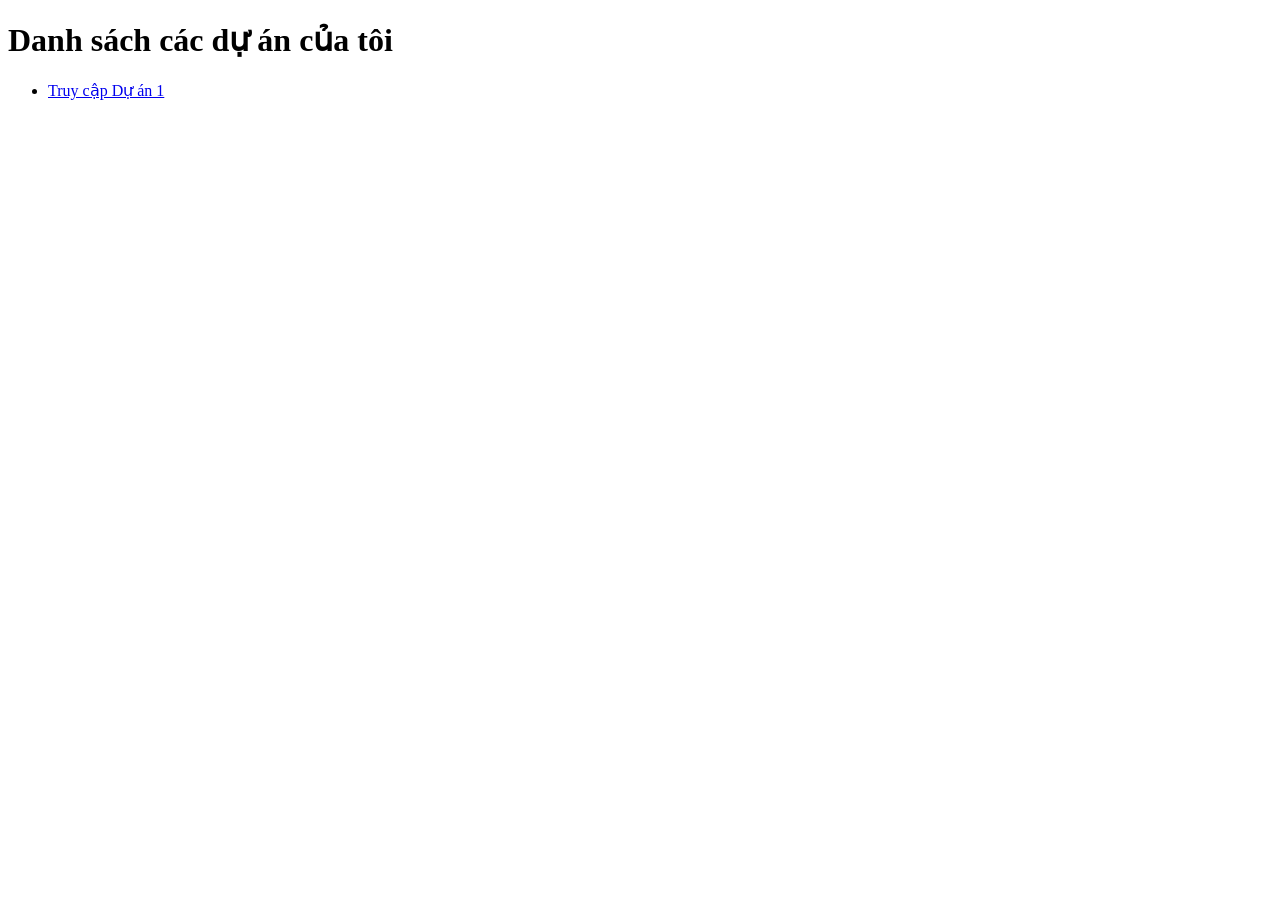
<file: index.html>
<!DOCTYPE html>
<html lang="vi">
<head>
    <meta charset="UTF-8">
    <title>My Portfolio Hub</title>
</head>
<body>
    <h1>Danh sách các dự án của tôi</h1>
    <ul>
        <li><a href="./dotbiengene/">Truy cập Dự án 1</a></li>
    </ul>
</body>
</html>
</file>
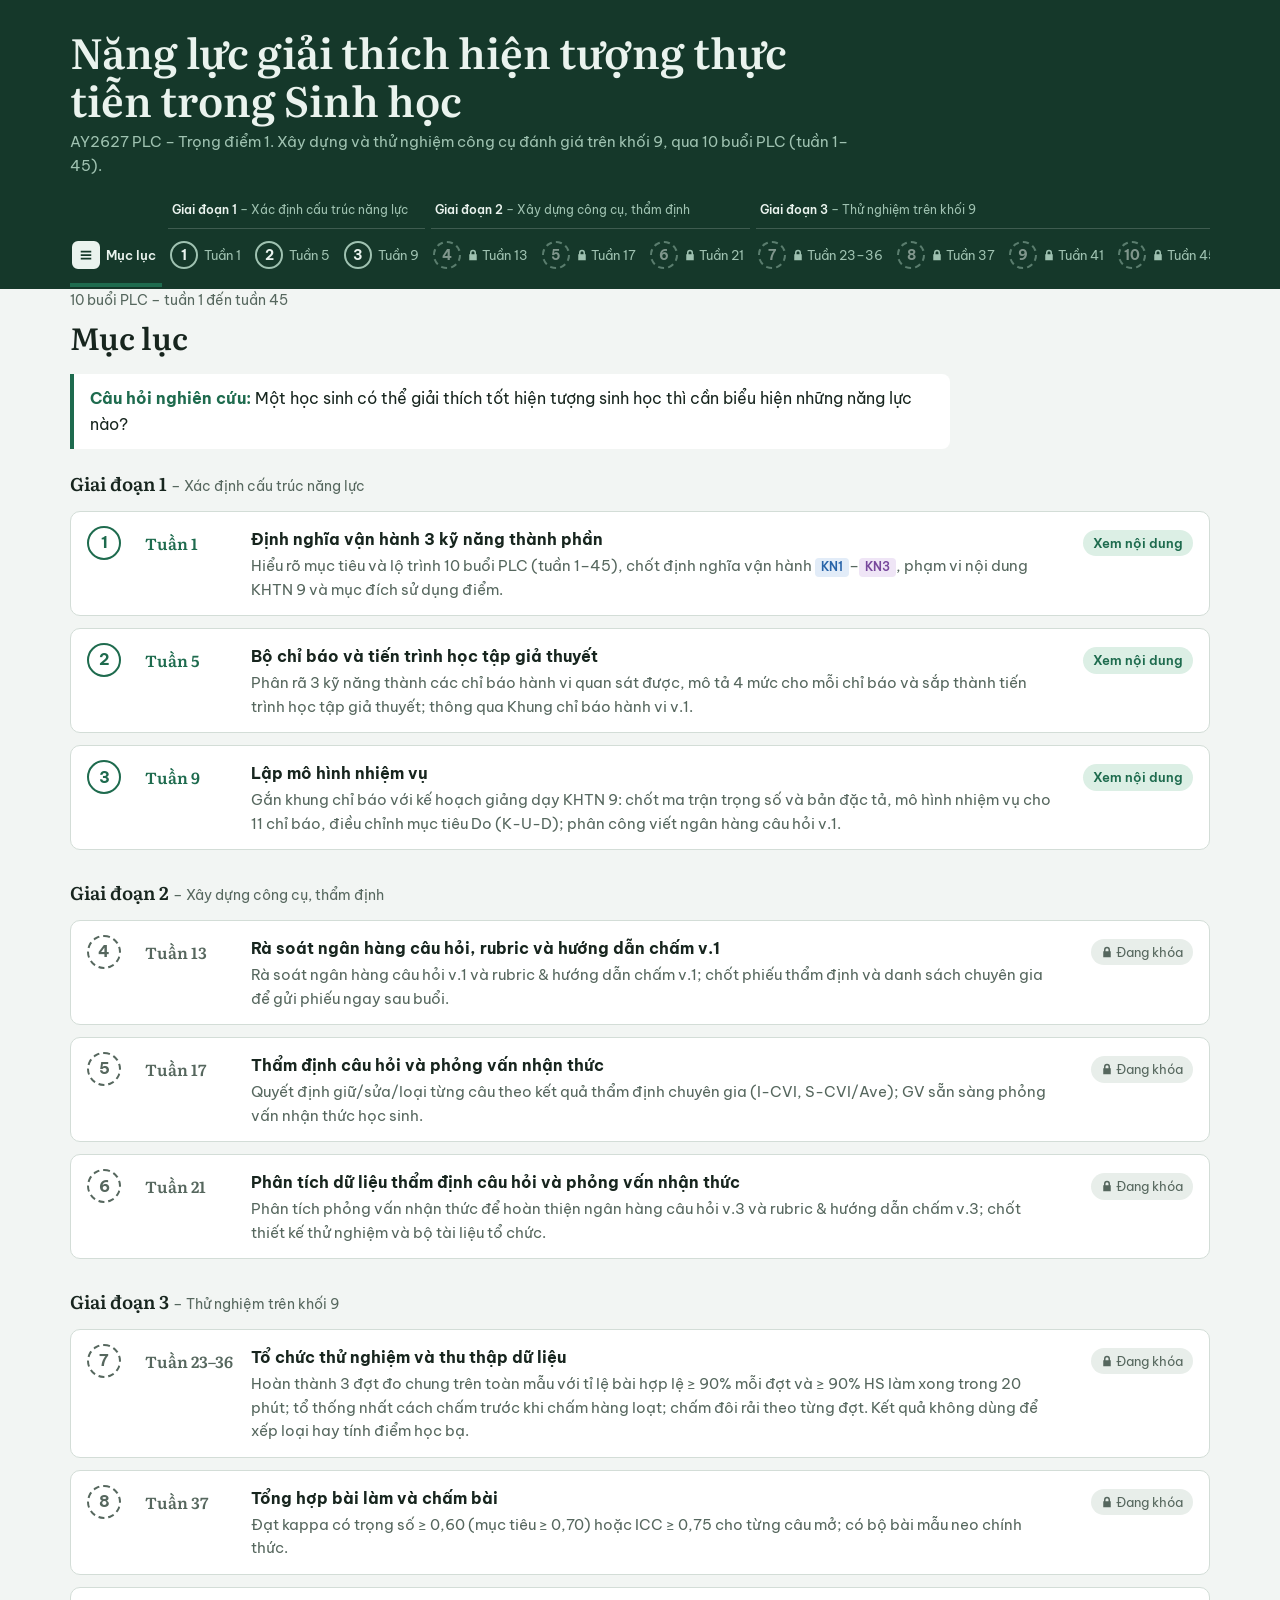
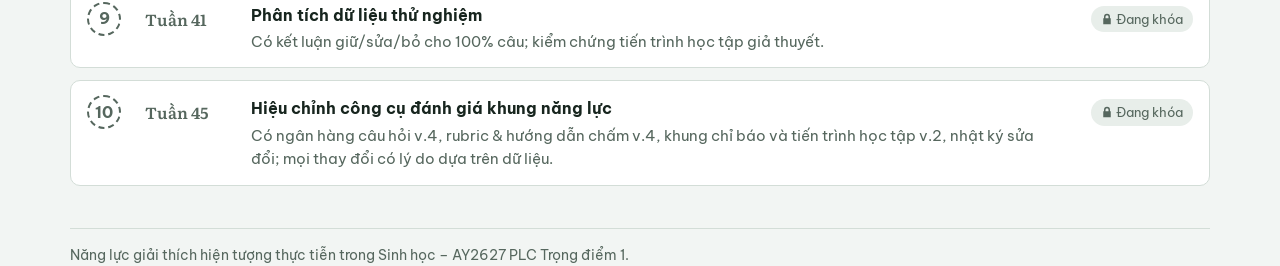
<file: bioplc/index.html>
<!DOCTYPE html>
<html lang="vi">
<head>
<meta charset="utf-8">
<meta name="viewport" content="width=device-width, initial-scale=1, viewport-fit=cover">
<title>PLC Trọng điểm 1 – Năng lực giải thích hiện tượng Sinh học</title>
<link rel="preconnect" href="https://fonts.googleapis.com">
<link rel="preconnect" href="https://fonts.gstatic.com" crossorigin>
<link href="https://fonts.googleapis.com/css2?family=Be+Vietnam+Pro:ital,wght@0,400;0,500;0,600;0,700;1,400&family=Literata:opsz,wght@7..72,500;7..72,600;7..72,700&display=swap" rel="stylesheet">
<style>
:root{
  --bg:#F2F5F3; --surface:#FFFFFF; --surface2:#E8EEEA; --ink:#17251E; --muted:#56675E; --line:#D3DDD7;
  --band:#15382A; --band-ink:#EAF3EE; --band-muted:#9FC2B1; --accent:#1E6B4E; --accent-soft:#DCEFE5;
  --k1:#2763A8; --k1s:#E2ECF8; --k2:#9A6410; --k2s:#F7EBD6; --k3:#77479C; --k3s:#EFE5F6;
  --l0:#EEF1EF; --l1:#E0EEE6; --l2:#BFE0CE; --l3:#1E6B4E; --l3ink:#FFFFFF;
  --warn:#8A5A00; --warn-bg:#FFF4D6;
  --serif:"Literata", Georgia, "Times New Roman", serif;
  --sans:"Be Vietnam Pro", "Segoe UI", Roboto, Arial, sans-serif;
  box-sizing:border-box; padding-top:env(safe-area-inset-top,0px); padding-bottom:env(safe-area-inset-bottom,0px);
}
@media (prefers-color-scheme: dark){
  :root:not([data-theme="light"]){
    --bg:#101714; --surface:#18211D; --surface2:#1F2A25; --ink:#E3ECE7; --muted:#9AAEA4; --line:#2D3B34;
    --band:#0C2219; --band-ink:#E3F0E9; --band-muted:#7FAA95; --accent:#6CC39E; --accent-soft:#1D3A2D;
    --k1:#86B6EC; --k1s:#1B2B3E; --k2:#E3B562; --k2s:#352914; --k3:#C4A0E4; --k3s:#2C2138;
    --l0:#1C2622; --l1:#1F3329; --l2:#24503C; --l3:#6CC39E; --l3ink:#0C2219;
    --warn:#F0C66A; --warn-bg:#3A2E12;
  }
}
:root[data-theme="dark"]{
    --bg:#101714; --surface:#18211D; --surface2:#1F2A25; --ink:#E3ECE7; --muted:#9AAEA4; --line:#2D3B34;
    --band:#0C2219; --band-ink:#E3F0E9; --band-muted:#7FAA95; --accent:#6CC39E; --accent-soft:#1D3A2D;
    --k1:#86B6EC; --k1s:#1B2B3E; --k2:#E3B562; --k2s:#352914; --k3:#C4A0E4; --k3s:#2C2138;
    --l0:#1C2622; --l1:#1F3329; --l2:#24503C; --l3:#6CC39E; --l3ink:#0C2219;
    --warn:#F0C66A; --warn-bg:#3A2E12;
}
*,*::before,*::after{box-sizing:border-box}
html{scroll-padding-top:env(safe-area-inset-top,0px);-webkit-text-size-adjust:100%}
body{margin:0;background:var(--bg);color:var(--ink);font-family:var(--sans);font-size:16px;line-height:1.6}
img{max-width:100%}
a{color:var(--accent)}
:focus-visible{outline:3px solid var(--accent);outline-offset:2px;border-radius:4px}

/* ---------- Header band + session rail ---------- */
.band{background:var(--band);color:var(--band-ink);padding:28px 0 0}
.wrap{max-width:1180px;margin:0 auto;padding:0 20px}
.band h1{font-family:var(--serif);font-weight:600;font-size:clamp(1.55rem,4.2vw,2.6rem);line-height:1.15;margin:0 0 6px;max-width:30ch}
.band .lede{color:var(--band-muted);margin:0 0 22px;font-size:.95rem}
.rail-scroll{overflow-x:auto;scrollbar-width:thin;padding-bottom:2px}
.rail{display:grid;grid-template-columns:repeat(11,auto);column-gap:6px;justify-content:space-between;position:relative}
.phase{grid-row:1;contain:inline-size;white-space:nowrap;overflow:hidden;text-overflow:ellipsis;font-size:.78rem;color:var(--band-muted);padding:0 4px 8px;border-bottom:1px solid rgba(255,255,255,.18)}
.phase b{color:var(--band-ink);font-weight:600}
.stop{grid-row:2;appearance:none;background:none;border:0;color:inherit;font:inherit;text-align:left;padding:12px 6px 14px 2px;cursor:pointer;position:relative;border-bottom:4px solid transparent}
.stop .node{display:flex;align-items:center;gap:6px}
.stop.toc .num{border-radius:6px}
.stop.toc .wk{color:var(--band-ink);font-weight:600}
.stop .num{width:28px;height:28px;border-radius:50%;display:grid;place-items:center;font-weight:700;font-size:.9rem;border:2px solid var(--band-muted);color:var(--band-ink);flex:none}
.stop .wk{font-size:.8rem;color:var(--band-muted);white-space:nowrap}
.stop .ttl{font-size:.82rem;line-height:1.35;display:block;color:var(--band-ink)}
.stop[aria-selected="true"]{border-bottom-color:var(--accent)}
.stop[aria-selected="true"] .num{background:var(--band-ink);color:var(--band);border-color:var(--band-ink)}
.stop:not([disabled]):hover .num{border-color:var(--band-ink)}
.stop[disabled]{cursor:not-allowed}
.stop[disabled] .ttl,.stop[disabled] .num{opacity:.5}
.stop[disabled] .num{border-style:dashed}
.lock{width:12px;height:12px;vertical-align:-1px;margin-right:3px}

/* ---------- Session panel ---------- */
main{padding:28px 0 64px}
.s-head{display:grid;gap:6px;margin-bottom:18px}
.s-head .meta{color:var(--muted);font-size:.9rem}
.s-head h2{font-family:var(--serif);font-weight:600;font-size:clamp(1.35rem,3vw,1.9rem);line-height:1.25;margin:0}
.goal{background:var(--surface);border-left:4px solid var(--accent);padding:12px 16px;border-radius:0 8px 8px 0;max-width:80ch;margin:0 0 20px}
.goal b{color:var(--accent)}
.tabs{display:flex;gap:6px;overflow-x:auto;padding:4px 2px 10px;margin-bottom:14px;border-bottom:1px solid var(--line);scrollbar-width:thin}
.tabs button{flex:none;appearance:none;border:1px solid var(--line);background:var(--surface);color:var(--ink);font:inherit;font-size:.9rem;padding:7px 14px;border-radius:999px;cursor:pointer}
.tabs button[aria-selected="true"]{background:var(--accent);border-color:var(--accent);color:var(--surface)}
.sub{display:none}
.sub.on{display:block}
h3{font-family:var(--serif);font-weight:600;font-size:1.3rem;margin:26px 0 10px}
h3:first-child{margin-top:4px}
h4{font-size:1rem;margin:18px 0 6px}
p{max-width:80ch;margin:0 0 10px}
.note{color:var(--muted);font-size:.9rem}
ul,ol{padding-left:1.25em;margin:0 0 10px;max-width:80ch}
li{margin:2px 0}

/* tables */
.tbl{overflow-x:auto;margin:0 0 14px;border:1px solid var(--line);border-radius:8px;background:var(--surface)}
table{border-collapse:collapse;width:100%;font-size:.92rem}
th,td{padding:9px 12px;vertical-align:top;text-align:left;border-bottom:1px solid var(--line)}
th{background:var(--surface2);font-weight:600;font-size:.85rem}
tr:last-child td{border-bottom:0}
td.num,th.num{text-align:right;white-space:nowrap;font-variant-numeric:tabular-nums}
tr.total td{font-weight:600;background:var(--surface2)}

/* timeline of a 40' session */
.flow{list-style:none;padding:0;margin:0 0 18px;max-width:none;display:grid;gap:10px}
.flow li{display:grid;grid-template-columns:86px 1fr;gap:14px;background:var(--surface);border:1px solid var(--line);border-radius:10px;padding:14px 16px}
.flow .t{font-family:var(--serif);font-weight:600;font-size:1.05rem;color:var(--accent)}
.flow .act p:last-child{margin-bottom:0}
.flow .tags{display:flex;flex-wrap:wrap;gap:8px 16px;margin-top:8px;font-size:.85rem;color:var(--muted)}
.flow .tags b{color:var(--ink);font-weight:600}
@media (max-width:560px){.flow li{grid-template-columns:1fr;gap:4px}}
.prod{background:var(--accent-soft);border-radius:10px;padding:12px 16px;max-width:80ch}
.prod h4{margin-top:0}

/* skill colour coding */
.kn{display:inline-block;font-weight:600;font-size:.8em;padding:0 6px;border-radius:4px;white-space:nowrap}
.kn.k1{color:var(--k1);background:var(--k1s)}
.kn.k2{color:var(--k2);background:var(--k2s)}
.kn.k3{color:var(--k3);background:var(--k3s)}
.skill{border:1px solid var(--line);border-top:5px solid var(--kc);border-radius:10px;background:var(--surface);padding:16px 18px;margin-bottom:16px}
.skill[data-k="1"]{--kc:var(--k1)} .skill[data-k="2"]{--kc:var(--k2)} .skill[data-k="3"]{--kc:var(--k3)}
.skill h3{margin-top:0;color:var(--kc)}
.skill dl{display:grid;grid-template-columns:200px 1fr;gap:10px 18px;margin:0}
.skill dt{font-weight:600;font-size:.9rem;color:var(--muted)}
.skill dd{margin:0}
.skill dd ul{margin:0}
@media (max-width:700px){.skill dl{grid-template-columns:1fr;gap:2px}.skill dd{margin-bottom:10px}}

/* indicator ladders */
.ind{border:1px solid var(--line);border-radius:10px;background:var(--surface);margin-bottom:14px;overflow:hidden}
.ind header{padding:12px 16px;display:flex;flex-wrap:wrap;gap:6px 12px;align-items:baseline;border-bottom:1px solid var(--line)}
.ind header h4{margin:0;font-size:1.02rem}
.ind header .forms{font-size:.85rem;color:var(--muted);flex-basis:100%}
.ladder{display:grid;grid-template-columns:repeat(4,1fr);list-style:none;padding:0;margin:0;max-width:none}
.ladder li{padding:12px 14px;margin:0;font-size:.92rem;border-right:1px solid var(--line)}
.ladder li:last-child{border-right:0}
.ladder li b{display:block;font-size:.8rem;margin-bottom:4px}
.ladder li[data-l="0"]{background:var(--l0)}
.ladder li[data-l="1"]{background:var(--l1)}
.ladder li[data-l="2"]{background:var(--l2)}
.ladder li[data-l="3"]{background:var(--l3);color:var(--l3ink)}
@media (max-width:820px){.ladder{grid-template-columns:1fr}.ladder li{border-right:0;border-bottom:1px solid var(--line)}}
.legend{display:flex;flex-wrap:wrap;gap:8px;margin:0 0 14px}
.legend span{font-size:.82rem;padding:3px 10px;border-radius:999px}

/* example answers */
.ex{border:1px solid var(--line);border-radius:10px;background:var(--surface);padding:14px 16px;margin-bottom:16px}
.ex .q{font-style:italic;margin-bottom:10px}
.ex .row{display:grid;grid-template-columns:56px 1fr 1fr;gap:12px;padding:10px 0;border-top:1px solid var(--line)}
.ex .lv{font-family:var(--serif);font-weight:700;font-size:1.2rem;color:var(--accent)}
.ex .why{color:var(--muted);font-size:.9rem}
@media (max-width:640px){.ex .row{grid-template-columns:40px 1fr}.ex .why{grid-column:2}}

/* weights */
.bar{display:flex;height:42px;border-radius:8px;overflow:hidden;margin:6px 0 6px;max-width:760px}
.bar div{display:flex;align-items:center;padding:0 10px;font-size:.85rem;font-weight:600;color:#fff;white-space:nowrap}
.cards3{display:grid;grid-template-columns:repeat(auto-fit,minmax(160px,1fr));gap:10px;margin-bottom:16px;max-width:760px}
.cards3 div{background:var(--surface);border:1px solid var(--line);border-radius:8px;padding:10px 14px}
.cards3 b{display:block;font-family:var(--serif);font-size:1.4rem}
.cards3 span{font-size:.85rem;color:var(--muted)}

/* mô hình nhiệm vụ */
.tm-grid{display:grid;grid-template-columns:repeat(auto-fill,minmax(min(100%,520px),1fr));gap:14px}
.tm{border:1px solid var(--line);border-left:5px solid var(--kc);border-radius:10px;background:var(--surface);padding:14px 16px}
.tm[data-k="1"]{--kc:var(--k1)} .tm[data-k="2"]{--kc:var(--k2)} .tm[data-k="3"]{--kc:var(--k3)}
.tm h4{margin:0 0 8px;font-size:1rem}
.tm dl{display:grid;grid-template-columns:150px 1fr;gap:6px 12px;margin:0;font-size:.9rem}
.tm dt{color:var(--muted)}
.tm dd{margin:0}
@media (max-width:560px){.tm dl{grid-template-columns:1fr;gap:0}.tm dd{margin-bottom:8px}}
.chip{display:inline-block;border:1px solid var(--line);border-radius:4px;padding:0 6px;margin:0 4px 4px 0;font-size:.85rem;background:var(--surface2)}
.gen{display:grid;grid-template-columns:180px 1fr;gap:8px 18px;background:var(--surface);border:1px solid var(--line);border-radius:10px;padding:14px 16px;margin:0 0 18px}
.gen dt{font-weight:600}
.gen dd{margin:0}
@media (max-width:640px){.gen{grid-template-columns:1fr;gap:2px}.gen dd{margin-bottom:8px}}

/* KUD */
.topic{border:1px solid var(--line);border-radius:10px;background:var(--surface);margin-bottom:12px}
.topic>summary{cursor:pointer;padding:14px 16px;list-style:none;display:flex;gap:12px;align-items:flex-start}
.topic>summary::-webkit-details-marker{display:none}
.topic>summary::before{content:"+";font-weight:700;color:var(--accent);width:16px;flex:none;font-size:1.1rem;line-height:1.4}
.topic[open]>summary::before{content:"–"}
.topic>summary .tt{font-family:var(--serif);font-weight:600;font-size:1.08rem}
.topic>summary .ls{display:block;font-size:.85rem;color:var(--muted)}
.topic .in{padding:0 16px 16px}
.yccd{background:var(--surface2);border-radius:8px;padding:10px 14px;margin-bottom:12px;font-size:.9rem}
.yccd>summary{cursor:pointer;font-weight:600}
.concept{border-top:1px solid var(--line);padding-top:12px;margin-top:12px}
.concept .cn{display:flex;flex-wrap:wrap;gap:4px;align-items:center;margin-bottom:8px}
.concept .cn .stt{font-size:.8rem;color:var(--muted);margin-right:6px}
.kud{display:grid;grid-template-columns:1fr 1fr 1.25fr;gap:10px}
.kud>div{border-radius:8px;padding:10px 12px;font-size:.9rem;background:var(--surface2)}
.kud>div.do{background:var(--accent-soft)}
.kud h5{margin:0 0 4px;font-size:.82rem;color:var(--muted);font-weight:600}
.kud ul{margin:0}
@media (max-width:860px){.kud{grid-template-columns:1fr}}
.adj{display:inline-block;font-size:.75rem;background:var(--warn-bg);color:var(--warn);border-radius:4px;padding:0 6px;margin-left:6px;font-weight:600}
details.old{margin-top:8px;font-size:.85rem}
details.old summary{cursor:pointer;color:var(--warn)}
details.old div{margin-top:6px;padding:8px 10px;border-left:3px solid var(--warn);background:var(--surface)}
details.sq{margin-top:10px;font-size:.9rem}
details.sq summary{cursor:pointer;color:var(--accent);font-weight:600}
.qtag{display:inline-block;font-size:.75rem;border:1px solid var(--line);border-radius:4px;padding:0 5px;margin-right:6px;color:var(--muted)}
.toolbar{display:flex;gap:8px;margin:0 0 12px;flex-wrap:wrap}
.toolbar button{appearance:none;font:inherit;font-size:.85rem;border:1px solid var(--line);background:var(--surface);color:var(--ink);padding:5px 12px;border-radius:6px;cursor:pointer}
.notebox{background:var(--warn-bg);border-radius:8px;padding:10px 14px;margin:14px 0;font-size:.9rem;max-width:90ch}
.check{list-style:none;padding:0;counter-reset:c}
.check li{display:flex;gap:10px;padding:8px 0;border-bottom:1px solid var(--line)}
.check input{width:18px;height:18px;margin-top:3px;accent-color:var(--accent);flex:none}
footer{color:var(--muted);font-size:.85rem;border-top:1px solid var(--line);padding-top:16px;margin-top:40px}
@media (prefers-reduced-motion:no-preference){.sub.on{animation:fade .18s ease-out}@keyframes fade{from{opacity:0}to{opacity:1}}}

/* ---------- Mục lục ---------- */
.toc-phase{margin:0 0 26px}
.toc-phase>h3{margin:0 0 10px;font-size:1.15rem}
.toc-phase>h3 span{font-family:var(--sans);font-weight:400;font-size:.9rem;color:var(--muted)}
.toc-list{list-style:none;padding:0;margin:0;max-width:none;display:grid;gap:8px}
.toc-item{display:grid;grid-template-columns:44px 92px 1fr auto;gap:14px;align-items:start;background:var(--surface);border:1px solid var(--line);border-radius:10px;padding:14px 16px;margin:0;color:inherit;text-decoration:none;font:inherit;text-align:left;width:100%}
button.toc-item{cursor:pointer;appearance:none}
button.toc-item:hover{border-color:var(--accent)}
.toc-item .n{width:34px;height:34px;border-radius:50%;display:grid;place-items:center;font-weight:700;border:2px solid var(--accent);color:var(--accent)}
.toc-item.locked .n{border-style:dashed;border-color:var(--muted);color:var(--muted)}
.toc-item .w{font-family:var(--serif);font-weight:600;color:var(--accent);padding-top:5px;white-space:nowrap}
.toc-item.locked .w{color:var(--muted)}
.toc-item .c b{display:block;font-size:1.02rem;margin-bottom:2px}
.toc-item .c p{margin:0;color:var(--muted);font-size:.92rem}
.toc-item .st{font-size:.8rem;padding:3px 10px;border-radius:999px;white-space:nowrap;margin-top:4px}
.toc-item .st.open{background:var(--accent-soft);color:var(--accent);font-weight:600}
.toc-item .st.lk{background:var(--surface2);color:var(--muted)}
@media (max-width:640px){.toc-item{grid-template-columns:38px 1fr;gap:4px 12px}.toc-item .w{padding-top:6px}.toc-item .c{grid-column:1 / -1}.toc-item .st{grid-column:1 / -1;justify-self:start}}
@media print{.band .rail-scroll,.tabs,.toolbar{display:none}.sub{display:block!important}}
</style>
</head>
<body>
<header class="band">
  <div class="wrap">
    <h1>Năng lực giải thích hiện tượng thực tiễn trong Sinh học</h1>
    <p class="lede">AY2627 PLC – Trọng điểm 1. Xây dựng và thử nghiệm công cụ đánh giá trên khối 9, qua 10 buổi PLC (tuần 1–45).</p>
    <nav class="rail-scroll" aria-label="Các buổi PLC">
      <div class="rail" id="rail" role="tablist"></div>
    </nav>
  </div>
</header>
<main class="wrap" id="main"></main>

<!-- ================= BUỔI 1 ================= -->
<template id="tpl-1">

<section class="sub" data-label="Định nghĩa năng lực">
  <h3>Định nghĩa</h3>
  <p><b>Năng lực giải thích hiện tượng thực tiễn trong Sinh học</b> là khả năng tổng hợp các loại kiến thức (nội dung, quy trình và nhận thức luận) cùng các kỹ năng tư duy để xây dựng, trình bày và đánh giá các giải thích nhất quán về mặt logic cho các sự vật, hiện tượng hoặc quá trình trong thế giới sống, sức khỏe, sản xuất hoặc môi trường.</p>
  <p>Mỗi kỹ năng có hai tầng định nghĩa: <b>định nghĩa</b> (kỹ năng là gì) và <b>chỉ báo hành vi</b> (HS phải làm được gì trên bài làm thì được coi là có kỹ năng) – tầng thứ hai dùng để viết câu hỏi và chấm điểm.</p>
  <h3>Chỉ báo hành vi của năng lực</h3>
  <p>Khi được cho một hiện tượng thực tiễn (kèm mô tả, số liệu hoặc hình), HS được coi là thể hiện năng lực nếu:</p>
  <ul>
    <li>(a) chọn và áp dụng đúng khái niệm, quy luật sinh học liên quan <span class="kn k1">KN1</span></li>
    <li>(b) dùng dữ liệu, quan sát để ủng hộ hoặc bác bỏ một nhận định và nêu được chuỗi nhân quả giải thích hiện tượng <span class="kn k2">KN2</span></li>
    <li>(c) đọc, chuyển đổi hoặc xây dựng biểu đạt (sơ đồ, bảng, đồ thị, mô hình) để trình bày và hỗ trợ lời giải thích <span class="kn k3">KN3</span></li>
  </ul>
  <p>Mức năng lực được ước lượng từ tổng hợp kết quả ba kỹ năng, và báo cáo riêng từng kỹ năng để chẩn đoán.</p>
  <h3>Các thuật ngữ then chốt</h3>
  <div class="tbl"><table>
    <thead><tr><th>Thuật ngữ</th><th>Nghĩa dùng trong công cụ</th><th>Ví dụ lớp 9</th></tr></thead>
    <tbody>
      <tr><td><b>Hiện tượng thực tiễn</b></td><td>Sự việc sinh học quan sát được trong đời sống, sức khỏe, nông nghiệp, an toàn sinh học hoặc môi trường, đặt ra câu hỏi "vì sao" hoặc "bằng cách nào"</td><td>Bố mẹ da bình thường sinh con bạch tạng</td></tr>
      <tr><td><b>Mô tả</b></td><td>Nêu lại cái gì xảy ra; không đủ để được tính là giải thích</td><td>"Con bị bạch tạng dù bố mẹ bình thường"</td></tr>
      <tr><td><b>Giải thích</b></td><td>Nêu vì sao, bằng cách nào hiện tượng xảy ra, dựa trên kiến thức khoa học và có cơ chế</td><td>"Bố mẹ đều mang gene lặn gây bệnh (Aa), con nhận hai gene lặn (aa) nên biểu hiện bệnh"</td></tr>
      <tr><td><b>Bằng chứng</b></td><td>Số liệu, quan sát, kết quả thí nghiệm được dùng để ủng hộ hoặc bác bỏ một nhận định</td><td>Bảng tỉ lệ vi khuẩn sống sót qua các đợt dùng kháng sinh</td></tr>
      <tr><td><b>Chuỗi nhân quả (cơ chế)</b></td><td>Chuỗi các bước nối nguyên nhân với kết quả, mỗi bước có thực thể và hoạt động cụ thể</td><td>Gene đột biến → mARN → amino acid thay đổi → hemoglobin → hồng cầu hình liềm</td></tr>
      <tr><td><b>Biểu đạt</b></td><td>Cách trình bày thông tin: chữ, hình, sơ đồ, bảng, đồ thị, sơ đồ lai, phả hệ, tỉ lệ, công thức</td><td>Sơ đồ phả hệ 3 thế hệ; sơ đồ lai P → F1 → F2</td></tr>
    </tbody></table></div>
</section>

<section class="sub" data-label="3 kỹ năng thành phần">
  <article class="skill" data-k="1">
    <h3>KN1 – Truy xuất kiến thức</h3>
    <dl>
      <dt>Định nghĩa</dt><dd>Khả năng nhớ lại và chọn đúng khái niệm, quy luật, nguyên lý sinh học phù hợp với bối cảnh thực tiễn được nêu.</dd>
      <dt>Chỉ báo hành vi</dt><dd>Trước một hiện tượng, HS:<ul><li>Nhận diện được khái niệm, quy luật sinh học liên quan đến hiện tượng;</li><li>Phân biệt khái niệm gần nhau và nhận ra phát biểu sai khoa học;</li><li>Áp dụng khái niệm, quy luật vào đúng đối tượng trong tình huống.</li></ul></dd>
      <dt>Không thuộc KN1</dt><dd>Phát biểu định nghĩa tách khỏi bối cảnh (kiểm tra thuộc bài, không đưa vào công cụ); dùng dữ liệu để lập luận (KN2); đọc thông tin từ hình (KN3).</dd>
      <dt>Ví dụ trong KHTN 9</dt><dd>"Tính trạng bạch tạng tuân theo quy luật nào?"; "Trong các phát biểu sau về vi khuẩn kháng thuốc, phát biểu nào sai?"</dd>
      <dt>Mức nhận thức chủ yếu</dt><dd>Biết – Hiểu (một phần Vận dụng)</dd>
    </dl>
  </article>
  <article class="skill" data-k="2">
    <h3>KN2 – Sử dụng bằng chứng để lập luận nhân quả và mối quan hệ</h3>
    <dl>
      <dt>Định nghĩa</dt><dd>Khả năng dùng bằng chứng khoa học (số liệu thực nghiệm, quan sát) để ủng hộ hoặc bác bỏ một nhận định, và xây dựng chuỗi nhân quả logic làm rõ cơ chế của hiện tượng.</dd>
      <dt>Chỉ báo hành vi</dt><dd>Trước một hiện tượng kèm dữ liệu, HS:<ul><li>Nêu nhận định trả lời câu hỏi;</li><li>Chọn và trích bằng chứng phù hợp;</li><li>Nối bằng chứng với nhận định bằng nguyên lý sinh học;</li><li>Xây dựng chuỗi nhân quả (cơ chế).</li></ul></dd>
      <dt>Không thuộc KN2</dt><dd>Chỉ gọi tên quy luật mà không nối với dữ liệu (KN1); chỉ đọc đúng số liệu từ bảng mà không dùng để kết luận (KN3 – đọc biểu đạt).</dd>
      <dt>Ví dụ trong KHTN 9</dt><dd>"Dựa vào bảng tỉ lệ vi khuẩn sống sót, em đồng ý hay không với nhận định 'vi khuẩn tự biến đổi để chống thuốc'? Giải thích."</dd>
      <dt>Mức nhận thức chủ yếu</dt><dd>Hiểu – Vận dụng</dd>
    </dl>
  </article>
  <article class="skill" data-k="3">
    <h3>KN3 – Sử dụng mô hình và đa biểu đạt</h3>
    <dl>
      <dt>Định nghĩa</dt><dd>Khả năng nhận diện, xây dựng và sử dụng các dạng biểu đạt (văn bản, sơ đồ, hình ảnh, bảng, đồ thị, mô hình toán học) như công cụ trung gian để minh họa và giải thích quá trình sinh học.</dd>
      <dt>Chỉ báo hành vi</dt><dd>HS:<ul><li>Đọc, trích thông tin từ biểu đạt;</li><li>Chuyển đổi giữa các dạng biểu đạt;</li><li>Xây dựng sơ đồ, mô hình trình bày quá trình, cơ chế;</li><li>Dùng mô hình (kể cả tỉ lệ toán học) để dự đoán, giải thích.</li></ul></dd>
      <dt>Không thuộc KN3</dt><dd>Lập luận vì sao dữ liệu ủng hộ nhận định (KN2); biết tên khái niệm thể hiện trong hình (KN1).</dd>
      <dt>Ví dụ trong KHTN 9</dt><dd>"Từ sơ đồ phả hệ, lập sơ đồ lai của cặp vợ chồng thế hệ II"; "Vẽ sơ đồ từ gene đến hình dạng hồng cầu".</dd>
      <dt>Mức nhận thức chủ yếu</dt><dd>Hiểu – Vận dụng</dd>
    </dl>
  </article>
</section>

<section class="sub" data-label="Ranh giới và phạm vi">
  <h3>Ranh giới giữa ba kỹ năng</h3>
  <p>Bài làm thật thường thể hiện nhiều kỹ năng cùng lúc. Để chấm nhất quán, tổ dùng <b>quy tắc phân loại theo chỗ HS thất bại</b>:</p>
  <ul>
    <li>HS sai vì <b>không biết hoặc chọn sai khái niệm</b> → thiếu <span class="kn k1">KN1</span></li>
    <li>HS biết khái niệm, đọc đúng dữ liệu nhưng <b>không nối được dữ liệu với kết luận</b> hoặc <b>đứt chuỗi nhân quả</b> → thiếu <span class="kn k2">KN2</span></li>
    <li>HS sai vì <b>không đọc, chuyển đổi hoặc tạo được biểu đạt</b> → thiếu <span class="kn k3">KN3</span></li>
  </ul>
  <h4>Ví dụ phân loại hành vi trong cùng một chùm câu hỏi bạch tạng</h4>
  <div class="tbl"><table>
    <thead><tr><th>Hành vi của HS trên bài làm</th><th>Kỹ năng</th><th>Lý do</th></tr></thead>
    <tbody>
      <tr><td>Nêu "bạch tạng do gene lặn quy định"</td><td><span class="kn k1">KN1</span></td><td>Gọi đúng khái niệm, quy luật</td></tr>
      <tr><td>Chỉ ra trên phả hệ: bố mẹ bình thường, con bị bệnh</td><td><span class="kn k3">KN3</span></td><td>Đọc thông tin từ biểu đạt</td></tr>
      <tr><td>Dùng dữ kiện đó để kết luận tính trạng là lặn</td><td><span class="kn k2">KN2</span></td><td>Dùng bằng chứng để đi đến nhận định</td></tr>
      <tr><td>Lập sơ đồ lai Aa × Aa → 1/4 aa</td><td><span class="kn k3">KN3</span></td><td>Chuyển phả hệ sang sơ đồ lai; dùng mô hình tỉ lệ</td></tr>
      <tr><td>Giải thích vì sao con nhận hai gene lặn dẫn đến không tổng hợp được sắc tố</td><td><span class="kn k2">KN2</span></td><td>Xây dựng chuỗi nhân quả, cơ chế</td></tr>
      <tr><td>Dự đoán xác suất đứa con tiếp theo bị bệnh</td><td><span class="kn k3">KN3</span></td><td>Dùng mô hình để dự đoán</td></tr>
    </tbody></table></div>

  <h3>Phạm vi nội dung và bối cảnh</h3>
  <div class="tbl"><table><tbody>
    <tr><th>Nội dung được đo</th><td>Phần Sinh học trong KHTN 9 (CT GDPT 2018): di truyền Mendel; ADN – gene – protein; nhiễm sắc thể; di truyền học người; ứng dụng công nghệ di truyền; tiến hóa. Chỉ gồm nội dung HS đã học trước tuần 23.</td></tr>
    <tr><th>Kiến thức nền</th><td>Kiến thức KHTN 8 (cơ thể người, sinh thái) chỉ dùng làm bối cảnh, không hỏi trực tiếp.</td></tr>
    <tr><th>Loại bối cảnh</th><td>Sức khỏe (bệnh di truyền, kháng kháng sinh); nông nghiệp (giống cây trồng, vật nuôi, chọn giống); an toàn sinh học (sinh vật biến đổi gen); đời sống (đặc điểm di truyền trong gia đình).</td></tr>
    <tr><th>Loại trừ</th><td>Bối cảnh nhạy cảm với HS (xét nghiệm huyết thống, bệnh của người thật được nêu tên); nội dung chuyên đề THPT; đánh giá tác động xã hội – đạo đức của khoa học (thuộc năng lực khác của PISA).</td></tr>
  </tbody></table></div>

  <h3>Mục đích sử dụng điểm</h3>
  <ul>
    <li><b>Được dùng cho:</b> đánh giá chẩn đoán và đánh giá quá trình ở cấp tổ/trường, để biết HS mạnh, yếu ở kỹ năng nào và điều chỉnh dạy học.</li>
    <li><b>Không dùng cho:</b> xếp loại HS, tính điểm học bạ, so sánh giữa các lớp hoặc giáo viên trong giai đoạn thử nghiệm.</li>
    <li><b>Đơn vị báo cáo:</b> điểm toàn bài và điểm riêng từng kỹ năng. Điểm từng kỹ năng chỉ nên diễn giải ở cấp nhóm, vì mỗi kỹ năng có ít câu nên độ tin cậy ở cấp cá nhân còn hạn chế.</li>
  </ul>
</section>

</template>

<!-- ================= BUỔI 2 ================= -->
<template id="tpl-2">

<section class="sub" data-label="Phương pháp và 4 mức">
  <h3>Mục đích và cách dùng khung</h3>
  <p>Khung chỉ báo là <b>mô hình bằng chứng</b> của công cụ (Mislevy, Steinberg và Almond, 2003): nó nói rõ hành vi nào trên bài làm chứng tỏ HS có kỹ năng, và ở mức nào. Khung gồm <b>11 chỉ báo</b> cho 3 kỹ năng (<span class="kn k1">KN1</span> 3; <span class="kn k2">KN2</span> 4; <span class="kn k3">KN3</span> 4), mỗi chỉ báo mô tả ở 4 mức.</p>
  <ul>
    <li><b>Câu mở</b> (trả lời ngắn, tự luận giải thích): chấm trực tiếp theo 4 mức của chỉ báo mà câu đó đo. Rubric của từng câu là bản cụ thể hóa các mô tả mức cho nội dung của câu (rà soát ở buổi 4, tuần 13).</li>
    <li><b>Câu đóng</b> (trắc nghiệm, Đúng/Sai): mỗi câu được thiết kế để <b>nhắm vào một mức</b> của chỉ báo (mức 1, 2 hoặc 3). Mức của HS được suy ra từ tổ hợp các câu đã làm đúng. Khi viết ngân hàng câu hỏi v.1, mỗi câu ghi kèm mã dạng <i>KN2.2-M2</i> (chỉ báo – mức nhắm tới).</li>
  </ul>
  <h3>Ý nghĩa chung của 4 mức (thang SOLO)</h3>
  <div class="tbl"><table>
    <thead><tr><th>Mức</th><th>Tên</th><th>Tương ứng SOLO</th><th>Ý nghĩa chung cho mọi chỉ báo</th></tr></thead>
    <tbody>
      <tr><td><b>0</b></td><td>Chưa đạt</td><td>Tiền cấu trúc</td><td>Không trả lời, hoặc thông tin không liên quan, sai khoa học, chỉ lặp lại hiện tượng.</td></tr>
      <tr><td><b>1</b></td><td>Đạt một phần</td><td>Đơn cấu trúc / Đa cấu trúc</td><td>Có một hoặc vài yếu tố đúng nhưng rời rạc, thiếu liên kết hoặc thiếu bước.</td></tr>
      <tr><td><b>2</b></td><td>Đạt</td><td>Quan hệ</td><td>Các yếu tố đúng được nối thành một tổng thể mạch lạc; đáp ứng đầy đủ yêu cầu cần đạt của KHTN 9.</td></tr>
      <tr><td><b>3</b></td><td>Vượt</td><td>Trừu tượng mở rộng</td><td>Như mức 2, và khái quát sang tình huống mới, xét giới hạn của dữ liệu hoặc mô hình, hoặc xét lời giải thích thay thế.</td></tr>
    </tbody></table></div>
  <p><b>Mức 2 là mức chuẩn</b> – tương ứng với yêu cầu cần đạt của chương trình. Mức 3 mô tả HS vượt yêu cầu; việc giữ mức 3 cho HS lớp 9 là giả thuyết, được kiểm chứng qua tiến trình học tập.</p>
</section>

<section class="sub" data-label="KN1 – Truy xuất kiến thức" data-ind="1"></section>
<section class="sub" data-label="KN2 – Bằng chứng, lập luận" data-ind="2"></section>
<section class="sub" data-label="KN3 – Mô hình, đa biểu đạt" data-ind="3"></section>

<section class="sub" data-label="Ví dụ bài làm theo mức">
  <p class="note">Các ví dụ do tổ soạn để minh họa, chưa phải bài làm thật. Từ phỏng vấn nhận thức (tuần 17–21) và thử nghiệm (tuần 23–36), tổ sẽ thay bằng bài làm thật của HS, đưa vào bộ bài mẫu neo.</p>
  <div id="examples"></div>
</section>

</template>

<!-- ================= BUỔI 3 ================= -->
<template id="tpl-3">
<section class="sub" data-label="Ma trận trọng số" id="w-sec"></section>
<section class="sub" data-label="Mô hình nhiệm vụ 11 chỉ báo" id="tm-sec"></section>
</template>

<script>
const DATA = {"weights": {"params": [["Tổng điểm thô của đề", 40], ["Thời lượng (phút)", 45], ["Sai lệch cho phép (điểm)", 1.5]], "skills": [["KN1 – Truy xuất kiến thức", 0.1, 0.1, 0.05, 0.25], ["KN2 – Bằng chứng và lập luận nhân quả", 0.05, 0.15, 0.2, 0.4], ["KN3 – Mô hình và đa biểu đạt", 0.05, 0.15, 0.15, 0.35], ["Tổng", 0.2, 0.4, 0.4, 1]], "points": [["KN1 – Truy xuất kiến thức", 4, 4, 2, 10], ["KN2 – Bằng chứng và lập luận nhân quả", 2, 6, 8, 16], ["KN3 – Mô hình và đa biểu đạt", 2, 6, 6, 14], ["Tổng", 8, 16, 16, 40]], "topics": [["T01", "Bài 35, 37: Khái quát di truyền; Nucleic acid", 4, "A", 1, 1, 4, 0.14035087719298245, 5.614035087719298, null], ["T02", "Bài 39: Tái bản, phiên mã, dịch mã", 5, "A", 1, 1, 5, 0.17543859649122806, 7.017543859649122, "Không hỏi enzyme, đoạn Okazaki, vùng khởi đầu (ngoài CT KHTN 9)"], ["T03", "Bài 38, 40: Đột biến gene; Từ gene đến tính trạng", 4, "A", 1, 1, 4, 0.14035087719298245, 5.614035087719298, "Gồm tính đặc trưng của hệ gene, ứng dụng phân tích DNA"], ["T04", "Bài 41: Cấu trúc và đột biến NST", 2, "B", 1, 1, 2, 0.07017543859649122, 2.807017543859649, "Không hỏi nucleosome, sợi 30 nm"], ["T05", "Bài 43: Nguyên phân, giảm phân", 4, "B", 1, 1, 4, 0.14035087719298245, 5.614035087719298, "Không hỏi hoán vị gene"], ["T06", "Bài 42: Thực hành quan sát tiêu bản NST", 2, "B", 0, 1, 0, 0, 0, "Bài thực hành – không đo bằng đề viết"], ["T07", "Bài 36: Các quy luật di truyền của Mendel", 5, "C", 1, 1.5, 7.5, 0.2631578947368421, 10.526315789473683, "Hệ số 1,5: nguồn chính của mô hình tỉ lệ, xác suất và số liệu thí nghiệm thật"], ["T08", "Bài 43: NST giới tính; di truyền liên kết", 2, "B", 1, 1, 2, 0.07017543859649122, 2.807017543859649, "Không hỏi di truyền liên kết với giới tính"], [null, "Tổng", 28, null, null, null, 28.5, 1, 40, null]], "clusters": [["A", "Cơ sở phân tử của di truyền (DNA – gene – protein, đột biến gene, phân tích DNA)", 13, 0.45614035087719296, 18.24561403508772, 4.56140350877193, 7.298245614035088, 6.385964912280701], ["B", "NST, phân bào, NST giới tính, di truyền liên kết", 8, 0.2807017543859649, 11.228070175438596, 2.807017543859649, 4.491228070175438, 3.929824561403508], ["C", "Quy luật di truyền của Mendel", 7.5, 0.2631578947368421, 10.526315789473683, 2.631578947368421, 4.2105263157894735, 3.684210526315789], [null, "Tổng", 28.5, 1, 40, 10, 16, 13.999999999999998]], "cnote": "Cột KN1–KN3 = điểm mục tiêu của cụm × trọng số kỹ năng (giả định các cụm phân bổ kỹ năng như nhau). Dùng làm định hướng, sai lệch cho phép theo C6."}, "tmGeneral": [["Cấu trúc", "Mỗi nhiệm vụ đặt trong một tình huống (chùm câu): tư liệu dẫn + 3–6 câu hỏi nhỏ, đi từ Biết đến Vận dụng (cấu trúc 'unit' của PISA)."], ["Loại bối cảnh", "Sức khỏe (bệnh do đột biến gene, NST); nông nghiệp (chọn giống cây trồng); an toàn thực phẩm (phân tích DNA); đời sống (tỉ lệ giới tính, đặc điểm di truyền)."], ["Giới hạn biểu đạt cho lớp 9", "Đồ thị ≤ 2 biến, ≤ 3 đường/cột; bảng ≤ khoảng 5 × 4 ô; sơ đồ lai ≤ 2 cặp gene; bảng mã di truyền dạng rút gọn chỉ gồm các codon cần dùng."], ["Tránh", "Người thật được nêu tên; xét nghiệm huyết thống; nội dung Bài 44–48 (chưa dạy trước pilot) và nội dung ngoài CT KHTN 9; tình huống có thể gây tổn thương cho HS; tình huống trùng hoạt động Do đã luyện trên lớp."], ["Ngôn ngữ", "Câu ngắn, một yêu cầu/câu; in đậm động từ yêu cầu (chọn, trích, giải thích, vẽ); thuật ngữ đúng SGK KHTN 9."]], "tmHeads": ["Chỉ báo", "Bằng chứng cần thu (HS làm được gì)", "Cụm phù hợp", "Bối cảnh gợi ý", "Tư liệu dẫn bắt buộc", "Biến điều chỉnh độ khó (M1 → M3)", "Mức hỗ trợ", "Dạng câu và sản phẩm HS", "Quy tắc chấm (evidence rule)", "Câu trong đề pilot"], "tasks": [["KN1.1 Nhận diện khái niệm, quy luật liên quan", "Gọi đúng tên khái niệm/quy luật chi phối hiện tượng", "A, B, C", "Bệnh do đột biến; chọn giống", "Mô tả ngắn hiện tượng (2–4 câu)", "M1: gọi lĩnh vực chung → M2: khái niệm cụ thể → M3: giải thích vì sao khái niệm đó phù hợp hơn khái niệm gần", "Không gợi ý", "TN 4 phương án; nhiễu = khái niệm gần (tái bản/phiên mã/dịch mã; đột biến gene/NST)", "Đúng/sai (1 điểm)", "A1, A2, B2, C2"], ["KN1.2 Phân biệt khái niệm gần, nhận ra phát biểu sai", "Chọn đúng/sai cho các phát biểu chứa quan niệm sai phổ biến", "A, C", "Đột biến gene và NST; tính trội – lặn", "Tình huống + 4 phát biểu", "Số phát biểu chứa quan niệm sai; độ 'gần' của khái niệm; M3: tình huống mới chưa gặp trong SGK", "Không", "Đúng/Sai chùm 4 ý hoặc TN", "0,5 điểm/ý (Đ/S); 1 điểm (TN)", "A4, C7"], ["KN1.3 Áp dụng khái niệm vào đúng đối tượng", "Xác định kiểu gene, số NST, giao tử quyết định giới tính cho đúng đối tượng", "B, C", "Hội chứng NST; xác định giới tính; lai phân tích", "Mô tả phép lai, bộ NST", "Số đối tượng cần xác định; M3: suy kiểu gene từ kết quả phép lai", "Có thể cho sẵn kí hiệu gene", "Trả lời ngắn (kiểu gene, con số, NST)", "Đúng/sai (1 điểm)", "B3, B6, C3"], ["KN2.1 Nêu nhận định trả lời câu hỏi", "Chọn nhận định phù hợp với dữ liệu", "A, B", "Phân tích DNA thực phẩm; thống kê trẻ sơ sinh", "Bảng số liệu hoặc kết quả so sánh trình tự", "Mức độ trực tiếp của dữ liệu; số nhận định nhiễu hợp lí", "Câu hỏi nêu rõ biến cần xét", "TN 4 phương án", "Đúng/sai (1 điểm)", "A7, B5"], ["KN2.2 Chọn và trích bằng chứng phù hợp", "Trích đúng, đủ số liệu ủng hộ/bác bỏ nhận định", "A, C", "Phân tích DNA; số liệu thí nghiệm của Mendel", "Bảng số liệu có cả dữ liệu liên quan và không liên quan", "Tỉ lệ dữ liệu gây nhiễu; số bằng chứng cần trích; M3: nêu giới hạn dữ liệu", "Có/không gợi ý số bằng chứng cần trích", "Đ/S chùm; trả lời ngắn", "0,5 điểm/ý; 1 điểm (trả lời ngắn đúng, đủ)", "A9, C6"], ["KN2.3 Nối bằng chứng với nhận định bằng nguyên lý", "Giải thích vì sao dữ liệu ủng hộ/bác bỏ nhận định, dựa trên nguyên lý sinh học", "A", "Đột biến có lợi/có hại theo môi trường; tính đặc trưng của hệ gene", "Nhận định cần kiểm chứng + bảng số liệu/trình tự", "M2: lập luận một chiều → M3: xét lời giải thích thay thế, giới hạn của dữ liệu", "Câu hỏi nêu cấu trúc Nhận định – Bằng chứng – Lập luận", "Đ/S chùm (VD); tự luận", "Rubric 0–3 (SP-T02-04) hoặc 0,5 điểm/ý", "A6, A10"], ["KN2.4 Xây dựng chuỗi nhân quả", "Viết chuỗi nguyên nhân → cơ chế → kết quả, không nhảy bước", "A, B", "Bệnh do đột biến gene/NST", "Mô tả hiện tượng + hình minh họa", "Số mắt xích; số cấp tổ chức cần nối (phân tử → tế bào → cơ thể)", "Có thể cho sẵn điểm đầu và điểm cuối của chuỗi", "Tự luận giải thích", "Rubric 0–3", "A5b, B4b"], ["KN3.1 Đọc, trích thông tin từ biểu đạt", "Đọc đúng quy ước; nhận ra xu hướng/quan hệ", "A, B, C", "Bảng mã, trình tự DNA, bộ NST, bảng kết quả lai", "Một biểu đạt rõ ràng", "M1: thông tin trực tiếp → M2: so sánh, phép tính đơn giản → M3: kết hợp 2 biểu đạt", "Chú thích kí hiệu đi kèm", "TN; trả lời ngắn", "Đúng/sai (1 điểm)", "A3, A8, B1, C1"], ["KN3.2 Chuyển đổi giữa các biểu đạt", "Chuyển bảng kết quả lai → sơ đồ lai; mô tả chữ → sơ đồ", "B, C", "Hội chứng NST; thí nghiệm lai", "Biểu đạt nguồn (bảng, mô tả)", "Có/không khung sơ đồ cho sẵn; số thế hệ; M3: chọn dạng biểu đạt phù hợp", "Có thể cho khung sơ đồ trống", "Tự luận (vẽ, hoàn thành sơ đồ)", "Rubric 0–3", "B4a, C5"], ["KN3.3 Xây dựng sơ đồ/mô hình cơ chế", "Vẽ sơ đồ đủ thành phần, quan hệ, ghi tên quá trình", "A", "Từ gene đến tính trạng", "Mô tả hiện tượng bệnh", "Số thành phần phải tự nêu; M3: dùng sơ đồ cho trường hợp biến đổi", "Có thể cho danh sách thành phần", "Tự luận (vẽ sơ đồ)", "Rubric 0–3", "A5a"], ["KN3.4 Dùng mô hình (kể cả tỉ lệ) để dự đoán", "Dự đoán bằng tỉ lệ Mendel, diễn giải đúng xác suất", "C", "Chọn giống cây trồng", "Kiểu gene P hoặc kết quả lai", "M1: tính tỉ lệ → M2: xác suất cho một cá thể → M3: nêu giới hạn khi số cá thể ít", "Có thể cho sẵn kiểu gene P", "Trả lời ngắn; tự luận", "Đúng/sai (1 điểm) hoặc rubric 0–3", "C4"]]};

const SESSIONS = [
  {n:1, wk:"Tuần 1", phase:1, title:"Định nghĩa vận hành 3 kỹ năng thành phần", goal:"Hiểu rõ mục tiêu và lộ trình 10 buổi PLC (tuần 1–45), chốt định nghĩa vận hành KN1–KN3, phạm vi nội dung KHTN 9 và mục đích sử dụng điểm.", locked:false},
  {n:2, wk:"Tuần 5", phase:1, title:"Bộ chỉ báo và tiến trình học tập giả thuyết", goal:"Phân rã 3 kỹ năng thành các chỉ báo hành vi quan sát được, mô tả 4 mức cho mỗi chỉ báo và sắp thành tiến trình học tập giả thuyết; thông qua Khung chỉ báo hành vi v.1.", locked:false},
  {n:3, wk:"Tuần 9", phase:1, title:"Lập mô hình nhiệm vụ", goal:"Gắn khung chỉ báo với kế hoạch giảng dạy KHTN 9: chốt ma trận trọng số và bản đặc tả, mô hình nhiệm vụ cho 11 chỉ báo, điều chỉnh mục tiêu Do (K-U-D); phân công viết ngân hàng câu hỏi v.1.", locked:false},
  {n:4, wk:"Tuần 13", phase:2, title:"Rà soát ngân hàng câu hỏi, rubric và hướng dẫn chấm v.1", goal:"Rà soát ngân hàng câu hỏi v.1 và rubric & hướng dẫn chấm v.1; chốt phiếu thẩm định và danh sách chuyên gia để gửi phiếu ngay sau buổi.", locked:true},
  {n:5, wk:"Tuần 17", phase:2, title:"Thẩm định câu hỏi và phỏng vấn nhận thức", goal:"Quyết định giữ/sửa/loại từng câu theo kết quả thẩm định chuyên gia (I-CVI, S-CVI/Ave); GV sẵn sàng phỏng vấn nhận thức học sinh.", locked:true},
  {n:6, wk:"Tuần 21", phase:2, title:"Phân tích dữ liệu thẩm định câu hỏi và phỏng vấn nhận thức", goal:"Phân tích phỏng vấn nhận thức để hoàn thiện ngân hàng câu hỏi v.3 và rubric & hướng dẫn chấm v.3; chốt thiết kế thử nghiệm và bộ tài liệu tổ chức.", locked:true},
  {n:7, wk:"Tuần 23–36", phase:3, title:"Tổ chức thử nghiệm và thu thập dữ liệu", goal:"Hoàn thành 3 đợt đo chung trên toàn mẫu với tỉ lệ bài hợp lệ ≥ 90% mỗi đợt và ≥ 90% HS làm xong trong 20 phút; tổ thống nhất cách chấm trước khi chấm hàng loạt; chấm đôi rải theo từng đợt. Kết quả không dùng để xếp loại hay tính điểm học bạ.", locked:true},
  {n:8, wk:"Tuần 37", phase:3, title:"Tổng hợp bài làm và chấm bài", goal:"Đạt kappa có trọng số ≥ 0,60 (mục tiêu ≥ 0,70) hoặc ICC ≥ 0,75 cho từng câu mở; có bộ bài mẫu neo chính thức.", locked:true},
  {n:9, wk:"Tuần 41", phase:3, title:"Phân tích dữ liệu thử nghiệm", goal:"Có kết luận giữ/sửa/bỏ cho 100% câu; kiểm chứng tiến trình học tập giả thuyết.", locked:true},
  {n:10, wk:"Tuần 45", phase:3, title:"Hiệu chỉnh công cụ đánh giá khung năng lực", goal:"Có ngân hàng câu hỏi v.4, rubric & hướng dẫn chấm v.4, khung chỉ báo và tiến trình học tập v.2, nhật ký sửa đổi; mọi thay đổi có lý do dựa trên dữ liệu.", locked:true}
];
const PHASES = {1:["Giai đoạn 1","Xác định cấu trúc năng lực",3],2:["Giai đoạn 2","Xây dựng công cụ, thẩm định",3],3:["Giai đoạn 3","Thử nghiệm trên khối 9",4]};

const INDICATORS = [
 {k:1, code:"KN1.1", name:"Nhận diện được khái niệm, quy luật sinh học liên quan đến hiện tượng", forms:"Trắc nghiệm; trả lời ngắn", L:[
  "Không nêu, hoặc nêu khái niệm không liên quan (VD: cho rằng bạch tạng do \"thiếu nắng\").",
  "Nêu đúng lĩnh vực chung (di truyền, tiến hóa) nhưng chưa chỉ ra khái niệm, quy luật cụ thể.",
  "Nêu đúng khái niệm, quy luật cụ thể chi phối hiện tượng (VD: gene lặn trên NST thường, quy luật phân li).",
  "Như mức 2, và chỉ ra vì sao khái niệm đó phù hợp hơn một khái niệm gần (VD: vì sao là di truyền chứ không phải biến đổi do môi trường)."]},
 {k:1, code:"KN1.2", name:"Phân biệt khái niệm gần nhau và nhận ra phát biểu sai khoa học", forms:"Đúng/Sai theo chùm; trắc nghiệm", L:[
  "Dùng lẫn khái niệm (gene = NST = DNA); chấp nhận phát biểu sai.",
  "Phân biệt được một phần; nhận ra phát biểu sai hiển nhiên nhưng bỏ sót phát biểu chứa quan niệm sai phổ biến.",
  "Dùng đúng các khái niệm gần nhau; nhận ra phát biểu chứa quan niệm sai phổ biến (VD: \"vi khuẩn tự biến đổi để thích nghi\").",
  "Như mức 2, và chỉ rõ chỗ sai, sửa thành phát biểu đúng khoa học."]},
 {k:1, code:"KN1.3", name:"Áp dụng khái niệm, quy luật vào đúng đối tượng trong tình huống", forms:"Trả lời ngắn; tự luận ngắn", L:[
  "Không áp dụng, hoặc áp dụng vào sai đối tượng (VD: gán kiểu gene sai người trong phả hệ).",
  "Áp dụng đúng cho một đối tượng hoặc một bước; sai hoặc thiếu ở đối tượng, bước khác.",
  "Áp dụng đúng cho mọi đối tượng liên quan (VD: xác định đúng kiểu gene của bố, mẹ và con).",
  "Áp dụng đúng trong tình huống biến đổi, chưa gặp trong SGK (VD: có thêm thông tin về ông bà hoặc anh chị em)."]},
 {k:2, code:"KN2.1", name:"Nêu nhận định trả lời câu hỏi", forms:"Trắc nghiệm (chọn nhận định); tự luận", L:[
  "Không nêu, hoặc nhận định không trả lời câu hỏi, chỉ lặp lại hiện tượng.",
  "Nêu nhận định nhưng mơ hồ hoặc chỉ đúng một phần.",
  "Nêu nhận định rõ ràng, đúng khoa học, trả lời trực tiếp câu hỏi.",
  "Như mức 2, và nêu điều kiện, phạm vi đúng của nhận định (VD: \"khi dùng kháng sinh không đủ liều\")."]},
 {k:2, code:"KN2.2", name:"Chọn và trích bằng chứng phù hợp", forms:"Trắc nghiệm; trả lời ngắn; tự luận", L:[
  "Không dùng số liệu, quan sát; hoặc dùng thông tin không liên quan.",
  "Trích một bằng chứng đúng nhưng chưa đủ để kết luận, hoặc trích kèm dữ liệu không liên quan.",
  "Trích đủ bằng chứng cần thiết, chính xác, có số liệu cụ thể.",
  "Như mức 2, và chỉ ra bằng chứng nào có tính quyết định, hoặc nêu giới hạn của dữ liệu (cỡ mẫu nhỏ, thiếu đối chứng)."]},
 {k:2, code:"KN2.3", name:"Nối bằng chứng với nhận định bằng nguyên lý sinh học", forms:"Tự luận giải thích", L:[
  "Không có lập luận, hoặc lập luận dựa trên niềm tin, kinh nghiệm đời thường.",
  "Có lập luận nhưng không dùng nguyên lý sinh học, hoặc chỉ lặp lại bằng chứng.",
  "Dùng đúng nguyên lý sinh học để giải thích vì sao bằng chứng ủng hộ hoặc bác bỏ nhận định.",
  "Như mức 2, và dùng bằng chứng để xét, bác bỏ một lời giải thích thay thế."]},
 {k:2, code:"KN2.4", name:"Xây dựng chuỗi nhân quả (cơ chế)", forms:"Tự luận giải thích", L:[
  "Chỉ mô tả hiện tượng, không có quan hệ nhân quả.",
  "Nêu nguyên nhân và kết quả nhưng thiếu cơ chế ở giữa (nhảy bước), hoặc các mắt xích rời rạc.",
  "Chuỗi liên tục, đủ các mắt xích chính, đúng thứ tự, đúng khoa học.",
  "Như mức 2, và nối được các cấp tổ chức (phân tử → tế bào → cơ thể → quần thể), hoặc chỉ ra yếu tố làm thay đổi chuỗi."]},
 {k:3, code:"KN3.1", name:"Đọc, trích thông tin từ biểu đạt", forms:"Trắc nghiệm; trả lời ngắn", L:[
  "Đọc sai quy ước (nhầm ký hiệu nam/nữ trong phả hệ, nhầm trục đồ thị).",
  "Đọc đúng thông tin trực tiếp (một giá trị, một cá thể) nhưng không nhận ra xu hướng, quan hệ.",
  "Đọc đúng và nhận ra xu hướng, quan hệ trong biểu đạt.",
  "Kết hợp thông tin từ hai biểu đạt trở lên để rút ra thông tin mới."]},
 {k:3, code:"KN3.2", name:"Chuyển đổi giữa các dạng biểu đạt", forms:"Trả lời ngắn; tự luận (vẽ)", L:[
  "Không chuyển được, hoặc biểu đạt mới làm sai thông tin gốc.",
  "Chuyển được một phần; sai hoặc thiếu quy ước (thiếu ký hiệu, sai tên trục).",
  "Chuyển đúng và đủ thông tin, đúng quy ước (phả hệ → sơ đồ lai; bảng → đồ thị).",
  "Như mức 2, và chọn được dạng biểu đạt phù hợp nhất với mục đích, giải thích được lý do."]},
 {k:3, code:"KN3.3", name:"Xây dựng sơ đồ, mô hình trình bày quá trình, cơ chế", forms:"Tự luận (vẽ sơ đồ)", L:[
  "Hình vẽ không thể hiện quá trình (vẽ tranh minh họa).",
  "Sơ đồ có thành phần nhưng thiếu quan hệ (mũi tên không có nghĩa) hoặc thiếu bước.",
  "Sơ đồ đủ thành phần, quan hệ đúng, có ghi tên quá trình trên mũi tên.",
  "Như mức 2, và dùng sơ đồ để giải thích một trường hợp biến đổi, hoặc nêu giới hạn của sơ đồ."]},
 {k:3, code:"KN3.4", name:"Dùng mô hình (kể cả tỉ lệ toán học) để dự đoán, giải thích", forms:"Trắc nghiệm; trả lời ngắn; tự luận", L:[
  "Không dùng mô hình; dự đoán theo cảm tính.",
  "Dùng mô hình nhưng áp dụng hoặc diễn giải sai (VD: hiểu tỉ lệ 3:1 thành \"chắc chắn 3 con khỏe, 1 con bệnh\").",
  "Dùng đúng mô hình để dự đoán và diễn giải đúng ý nghĩa xác suất.",
  "Như mức 2, và nêu giới hạn của dự đoán (mỗi lần sinh độc lập; số con ít thì tỉ lệ thực tế có thể lệch)."]}
];
const KNAMES = {1:"KN1 – Truy xuất kiến thức",2:"KN2 – Sử dụng bằng chứng để lập luận nhân quả và mối quan hệ",3:"KN3 – Sử dụng mô hình và đa biểu đạt"};
const LNAMES = ["Mức 0 – Chưa đạt","Mức 1 – Đạt một phần","Mức 2 – Đạt","Mức 3 – Vượt"];

const EXAMPLES = [
 {code:"KN2.4", title:"Chuỗi nhân quả: vi khuẩn kháng kháng sinh", q:"Vì sao dùng kháng sinh không đủ liều nhiều lần làm thuốc mất tác dụng?", rows:[
  ["\"Vì vi khuẩn quen thuốc rồi.\"","Mô tả, không có cơ chế; chứa quan niệm sai về \"tự thích nghi\""],
  ["\"Vì có vi khuẩn kháng thuốc nên thuốc mất tác dụng.\"","Có nguyên nhân và kết quả nhưng thiếu cơ chế chọn lọc ở giữa"],
  ["\"Trong quần thể vi khuẩn có sẵn một số con mang gene kháng thuốc. Thuốc giết các con không kháng, con kháng sống sót và sinh sản, nên qua các đợt tỉ lệ vi khuẩn kháng tăng dần, thuốc mất tác dụng.\"","Chuỗi liên tục: biến dị có sẵn → chọn lọc → sinh sản → thay đổi tỉ lệ"],
  ["Như mức 2, và thêm: \"Dùng không đủ liều làm nhiều vi khuẩn kháng yếu còn sống, nên chọn lọc diễn ra nhanh hơn; gene kháng được truyền cho thế hệ sau nên cả quần thể thay đổi.\"","Nối cấp cá thể với cấp quần thể; chỉ ra yếu tố (liều dùng) làm thay đổi chuỗi"]]},
 {code:"KN3.4", title:"Dùng mô hình: xác suất sinh con bạch tạng", q:"Bố mẹ đều có kiểu gene Aa. Họ dự định sinh 4 con. Có phải chắc chắn sẽ có 1 con bị bạch tạng không?", rows:[
  ["\"Có thể có hoặc không, tùy may mắn.\"","Không dùng mô hình di truyền"],
  ["\"Đúng, vì tỉ lệ là 3 bình thường : 1 bạch tạng.\"","Dùng mô hình nhưng diễn giải sai tỉ lệ thành số đếm chắc chắn"],
  ["\"Không chắc chắn. Mỗi lần sinh, xác suất con bị bạch tạng là 1/4; tỉ lệ 3:1 là xác suất chứ không phải số con chắc chắn.\"","Dùng đúng mô hình, diễn giải đúng ý nghĩa xác suất"],
  ["Như mức 2, và thêm: \"Mỗi lần sinh là độc lập, nên có thể cả 4 con đều bình thường hoặc có 2 con bị bệnh; với số con ít, tỉ lệ thực tế thường lệch khỏi 3:1.\"","Nêu giới hạn của dự đoán khi áp dụng vào một gia đình cụ thể"]]},
 {code:"KN1.3", title:"Áp dụng quy luật vào đối tượng trong tình huống", q:"Trong phả hệ, bố mẹ (thế hệ II) bình thường, có con bị bạch tạng; ông ngoại (thế hệ I) bị bạch tạng. Xác định kiểu gene của bố, mẹ và con.", rows:[
  ["\"Bố AA, mẹ AA, con aa.\"","Áp dụng sai: bố mẹ AA không thể sinh con aa"],
  ["\"Con là aa, bố mẹ bình thường nên là AA.\"","Đúng với con, sai với bố mẹ"],
  ["\"Con aa. Con nhận một a từ bố và một a từ mẹ, nên bố Aa, mẹ Aa.\"","Đúng cho mọi đối tượng liên quan"],
  ["Như mức 2, và thêm: \"Mẹ chắc chắn là Aa vì ông ngoại aa đã truyền a cho mẹ, mà mẹ bình thường nên phải có A.\"","Dùng thêm thông tin thế hệ I, áp dụng trong tình huống mở rộng"]]}
];


/* ---------- helpers ---------- */
const esc = s => String(s ?? "").replace(/&/g,"&amp;").replace(/</g,"&lt;").replace(/>/g,"&gt;").replace(/"/g,"&quot;");
const chips = h => h.replace(/KN([123])(?:\.[\dx])?(?:–KN\d\.\d)?/g, m => `<span class="kn k${m[2]}">${m}</span>`);
const inl = s => chips(esc(s));
function block(s){
  const lines = String(s||"").split("\n").map(l=>l.trim()).filter(Boolean);
  let out="", list=null;
  const close=()=>{ if(list){ out+=`</${list}>`; list=null; } };
  for(const l of lines){
    let m;
    if((m=l.match(/^[-–•]\s*(.*)$/))){ if(list!=="ul"){close(); out+="<ul>"; list="ul";} out+=`<li>${inl(m[1])}</li>`; }
    else if((m=l.match(/^\d+\.\s*(?:\[([^\]]+)\]\s*)?(.*)$/))){ if(list!=="ol"){close(); out+="<ol>"; list="ol";} out+=`<li>${m[1]?`<span class="qtag">${esc(m[1])}</span>`:""}${inl(m[2])}</li>`; }
    else { close(); out+=`<p>${inl(l)}</p>`; }
  }
  close(); return out;
}
const store = {
  get(k){ try{ return localStorage.getItem(k); }catch(e){ return null; } },
  set(k,v){ try{ localStorage.setItem(k,v); }catch(e){} }
};
const lockSvg = '<svg class="lock" viewBox="0 0 16 16" aria-hidden="true"><path fill="currentColor" d="M4 7V5a4 4 0 1 1 8 0v2h1v8H3V7h1zm2 0h4V5a2 2 0 1 0-4 0v2z"/></svg>';

/* ---------- rail ---------- */
const rail = document.getElementById("rail");
let col=2;
for(const p of [1,2,3]){
  const [a,b,span]=PHASES[p];
  const d=document.createElement("div"); d.className="phase";
  d.style.gridColumn=`${col} / span ${span}`; d.innerHTML=`<b>${a}</b> – ${b}`; rail.appendChild(d); col+=span;
}
{
  const t=document.createElement("button");
  t.className="stop toc"; t.type="button"; t.setAttribute("role","tab"); t.id="tab-0"; t.style.gridColumn="1";
  t.innerHTML=`<span class="node"><span class="num"><svg viewBox="0 0 16 16" width="14" height="14" aria-hidden="true"><path fill="currentColor" d="M2 3h12v2H2zm0 4h12v2H2zm0 4h12v2H2z"/></svg></span><span class="wk">Mục lục</span></span>`;
  t.addEventListener("click",()=>openIndex(true));
  rail.appendChild(t);
}
SESSIONS.forEach((s,i)=>{
  const b=document.createElement("button");
  b.className="stop"; b.type="button"; b.setAttribute("role","tab"); b.id="tab-"+s.n;
  b.style.gridColumn=String(i+2);
  b.innerHTML=`<span class="node"><span class="num">${s.n}</span><span class="wk">${s.locked?lockSvg:""}${s.wk}</span></span>`;
  b.setAttribute("aria-label",`Buổi ${s.n}, ${s.wk}: ${s.title}`);
  if(!s.locked) b.title=s.title;
  if(s.locked){ b.disabled=true; b.setAttribute("aria-disabled","true"); b.title="Buổi này đang khóa – nội dung sẽ cập nhật sau"; }
  else b.addEventListener("click",()=>openSession(s.n,true));
  rail.appendChild(b);
});

/* ---------- session ---------- */
const main=document.getElementById("main");
function selectRail(id){ rail.querySelectorAll(".stop").forEach(b=>b.setAttribute("aria-selected", b.id===id ? "true":"false")); }
function openIndex(focus){
  store.set("plc-session","0"); selectRail("tab-0");
  let h=`<div class="s-head"><span class="meta">10 buổi PLC – tuần 1 đến tuần 45</span><h2>Mục lục</h2></div>
  <p class="goal"><b>Câu hỏi nghiên cứu:</b> Một học sinh có thể giải thích tốt hiện tượng sinh học thì cần biểu hiện những năng lực nào?</p>`;
  for(const p of [1,2,3]){
    h+=`<section class="toc-phase"><h3>${PHASES[p][0]} <span>– ${PHASES[p][1]}</span></h3><ol class="toc-list">`;
    SESSIONS.filter(s=>s.phase===p).forEach(s=>{
      const inner=`<span class="n">${s.n}</span><span class="w">${s.wk}</span><span class="c"><b>${esc(s.title)}</b><p>${inl(s.goal)}</p></span>${s.locked?`<span class="st lk">${lockSvg}Đang khóa</span>`:`<span class="st open">Xem nội dung</span>`}`;
      h+= s.locked ? `<li><div class="toc-item locked">${inner}</div></li>` : `<li><button type="button" class="toc-item" data-go="${s.n}">${inner}</button></li>`;
    });
    h+=`</ol></section>`;
  }
  h+=`<footer>Năng lực giải thích hiện tượng thực tiễn trong Sinh học – AY2627 PLC Trọng điểm 1.</footer>`;
  main.innerHTML=h;
  main.querySelectorAll("[data-go]").forEach(b=>b.addEventListener("click",()=>{ openSession(+b.dataset.go,true); window.scrollTo({top:0}); }));
  if(focus) document.getElementById("tab-0").scrollIntoView({block:"nearest",inline:"nearest"});
}
function openSession(n,focus){
  const s=SESSIONS.find(x=>x.n===n); if(!s||s.locked) return;
  store.set("plc-session",String(n));
  selectRail("tab-"+n);
  main.innerHTML=`<div class="s-head"><span class="meta">Buổi ${s.n} – ${s.wk} – ${PHASES[s.phase][0]}</span><h2>${esc(s.title)}</h2></div>
    <p class="goal"><b>Mục tiêu:</b> ${inl(s.goal)}</p><div class="tabs" role="tablist" aria-label="Nội dung buổi ${s.n}"></div>`;
  main.appendChild(document.getElementById("tpl-"+n).content.cloneNode(true));
  main.insertAdjacentHTML("beforeend",`<footer>Năng lực giải thích hiện tượng thực tiễn trong Sinh học – AY2627 PLC Trọng điểm 1.</footer>`);
  hydrate(n);
  const subs=[...main.querySelectorAll(".sub")], tabs=main.querySelector(".tabs");
  const key="plc-sub-"+n, saved=+store.get(key)||0;
  subs.forEach((sec,i)=>{
    const t=document.createElement("button"); t.type="button"; t.setAttribute("role","tab"); t.textContent=sec.dataset.label;
    t.addEventListener("click",()=>{ show(i); store.set(key,String(i)); });
    tabs.appendChild(t);
  });
  function show(i){ subs.forEach((s,j)=>s.classList.toggle("on",i===j)); [...tabs.children].forEach((t,j)=>t.setAttribute("aria-selected",i===j?"true":"false")); }
  show(saved<subs.length?saved:0);
  if(focus) document.getElementById("tab-"+n).scrollIntoView({block:"nearest",inline:"nearest"});
}

/* ---------- per-session renderers ---------- */
function hydrate(n){
  if(n===2){
    main.querySelectorAll("[data-ind]").forEach(sec=>{
      const k=+sec.dataset.ind;
      let h=`<h3 style="color:var(--k${k})">${KNAMES[k]}</h3><div class="legend">${LNAMES.map((l,i)=>`<span style="background:var(--l${i});${i===3?'color:var(--l3ink)':''}">${l}</span>`).join("")}</div>`;
      INDICATORS.filter(x=>x.k===k).forEach(x=>{
        h+=`<article class="ind"><header><span class="kn k${k}">${x.code}</span><h4>${esc(x.name)}</h4><span class="forms">Dạng câu gợi ý: ${esc(x.forms)}</span></header>
        <ol class="ladder">${x.L.map((t,i)=>`<li data-l="${i}"><b>${LNAMES[i]}</b>${esc(t)}</li>`).join("")}</ol></article>`;
      });
      sec.innerHTML=h;
    });
    main.querySelector("#examples").innerHTML=EXAMPLES.map(e=>`<div class="ex"><h4 style="margin-top:0">${chips(e.code)} ${esc(e.title)}</h4><p class="q">Câu hỏi: ${esc(e.q)}</p>
      ${e.rows.map((r,i)=>`<div class="row"><div class="lv">${i}</div><div>${esc(r[0])}</div><div class="why">${esc(r[1])}</div></div>`).join("")}</div>`).join("");
  }
  if(n===3){ renderWeights(); renderTM(); }
}

const pct = x => (Math.round(x*1000)/10).toLocaleString("vi-VN")+"%";
const num = x => (Math.round(x*10)/10).toLocaleString("vi-VN");
function renderWeights(){
  const W=DATA.weights, sec=main.querySelector("#w-sec");
  const kcol=["var(--k1)","var(--k2)","var(--k3)"];
  let h=`<h3>Trọng số kỹ năng</h3><div class="bar" role="img" aria-label="KN1 25%, KN2 40%, KN3 35%">${W.skills.slice(0,3).map((r,i)=>`<div style="width:${r[4]*100}%;background:${kcol[i]}">KN${i+1} ${pct(r[4])}</div>`).join("")}</div>
  <p class="note">KN2 và KN3 là phần cốt lõi của "giải thích hiện tượng", nên chiếm 75% tổng trọng số.</p>
  <h4>Kỹ năng × mức nhận thức (trọng số / điểm mục tiêu trên ${num(W.params[0][1])} điểm)</h4>
  <div class="tbl"><table><thead><tr><th>Kỹ năng</th><th class="num">Biết</th><th class="num">Hiểu</th><th class="num">Vận dụng</th><th class="num">Tổng</th></tr></thead><tbody>`;
  W.skills.forEach((r,i)=>{ const p=W.points[i]; const last=i===3;
    h+=`<tr class="${last?'total':''}"><td>${last?esc(r[0]):inl(r[0])}</td>${[1,2,3,4].map(j=>`<td class="num">${pct(r[j])} / ${num(p[j])} đ</td>`).join("")}</tr>`; });
  h+=`</tbody></table></div>
  <h3>Trọng số chủ đề</h3><p class="note">Theo số tiết, có cờ đưa vào đề và hệ số ưu tiên. Cụm đo: A – cơ sở phân tử; B – NST, phân bào; C – Mendel.</p>
  <div class="tbl"><table><thead><tr><th>Mã</th><th>Bài / chủ đề</th><th class="num">Số tiết</th><th>Cụm</th><th>Đưa vào đề</th><th class="num">Hệ số</th><th class="num">Trọng số</th><th class="num">Điểm mục tiêu</th><th>Ghi chú</th></tr></thead><tbody>`;
  W.topics.forEach(r=>{ const tot=!r[0];
    h+=`<tr class="${tot?'total':''}"><td>${esc(r[0]||"")}</td><td>${esc(r[1])}</td><td class="num">${num(r[2])}</td><td>${esc(r[3]||"")}</td><td>${tot?"":(r[4]?"Có":"Không")}</td><td class="num">${tot?"":num(r[5])}</td><td class="num">${pct(r[7])}</td><td class="num">${num(r[8])}</td><td>${esc(r[9]||"")}</td></tr>`; });
  h+=`</tbody></table></div>
  <h3>Tổng hợp theo cụm đo</h3><div class="tbl"><table><thead><tr><th>Cụm</th><th>Tên cụm</th><th class="num">Tiết quy đổi</th><th class="num">Trọng số</th><th class="num">Điểm</th><th class="num">KN1</th><th class="num">KN2</th><th class="num">KN3</th></tr></thead><tbody>`;
  W.clusters.forEach(r=>{ const tot=!r[0];
    h+=`<tr class="${tot?'total':''}"><td>${esc(r[0]||"")}</td><td>${esc(r[1])}</td><td class="num">${num(r[2])}</td><td class="num">${pct(r[3])}</td><td class="num">${num(r[4])}</td><td class="num">${num(r[5])}</td><td class="num">${num(r[6])}</td><td class="num">${num(r[7])}</td></tr>`; });
  h+=`</tbody></table></div>`;
  sec.innerHTML=h;
}
function renderTM(){
  const sec=main.querySelector("#tm-sec"), H=DATA.tmHeads;
  let h=`<h3>Đặc điểm chung cho mọi nhiệm vụ</h3><dl class="gen">${DATA.tmGeneral.map(r=>`<dt>${esc(r[0])}</dt><dd>${inl(r[1])}</dd>`).join("")}</dl>
  <h3>Mô hình nhiệm vụ theo chỉ báo</h3><div class="toolbar"><button type="button" data-f="0">Tất cả</button><button type="button" data-f="1">KN1</button><button type="button" data-f="2">KN2</button><button type="button" data-f="3">KN3</button></div><div class="tm-grid">`;
  DATA.tasks.forEach(r=>{
    const code=r[0].split(" ")[0], name=r[0].slice(code.length).trim(), k=code[2];
    h+=`<article class="tm" data-k="${k}"><h4><span class="kn k${k}">${esc(code)}</span> ${esc(name)}</h4><dl>`;
    for(let j=1;j<9;j++){
      const v = inl(r[j]);
      h+=`<dt>${esc(H[j])}</dt><dd>${v}</dd>`;
    }
    h+=`</dl></article>`;
  });
  h+=`</div>`;
  sec.innerHTML=h;
  sec.querySelectorAll(".toolbar button").forEach(b=>b.addEventListener("click",()=>{
    const f=b.dataset.f; sec.querySelectorAll(".tm").forEach(c=>c.hidden = f!=="0" && c.dataset.k!==f);
  }));
}

{ const saved=store.get("plc-session"); const n=saved===null?0:+saved; if(n>0 && SESSIONS.some(s=>s.n===n&&!s.locked)) openSession(n,false); else openIndex(false); }
</script>
</body>
</html>
</file>
